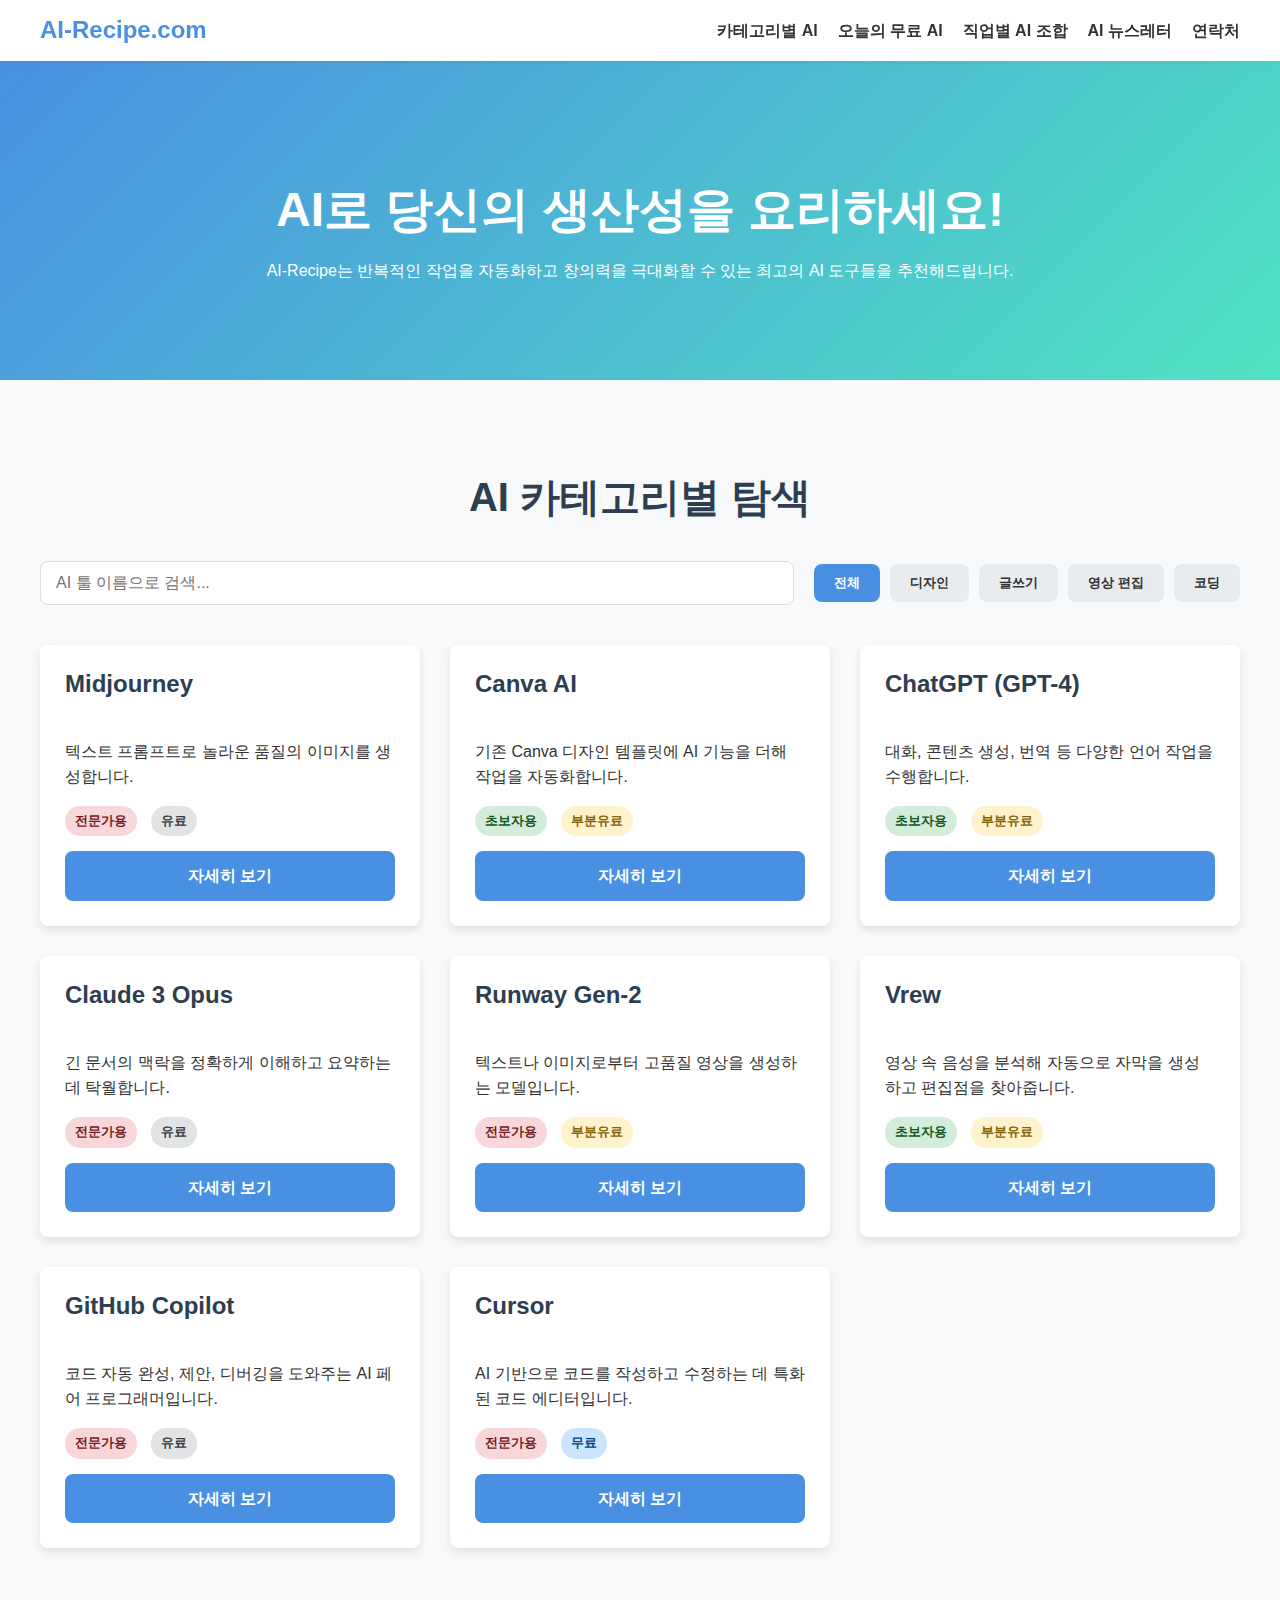
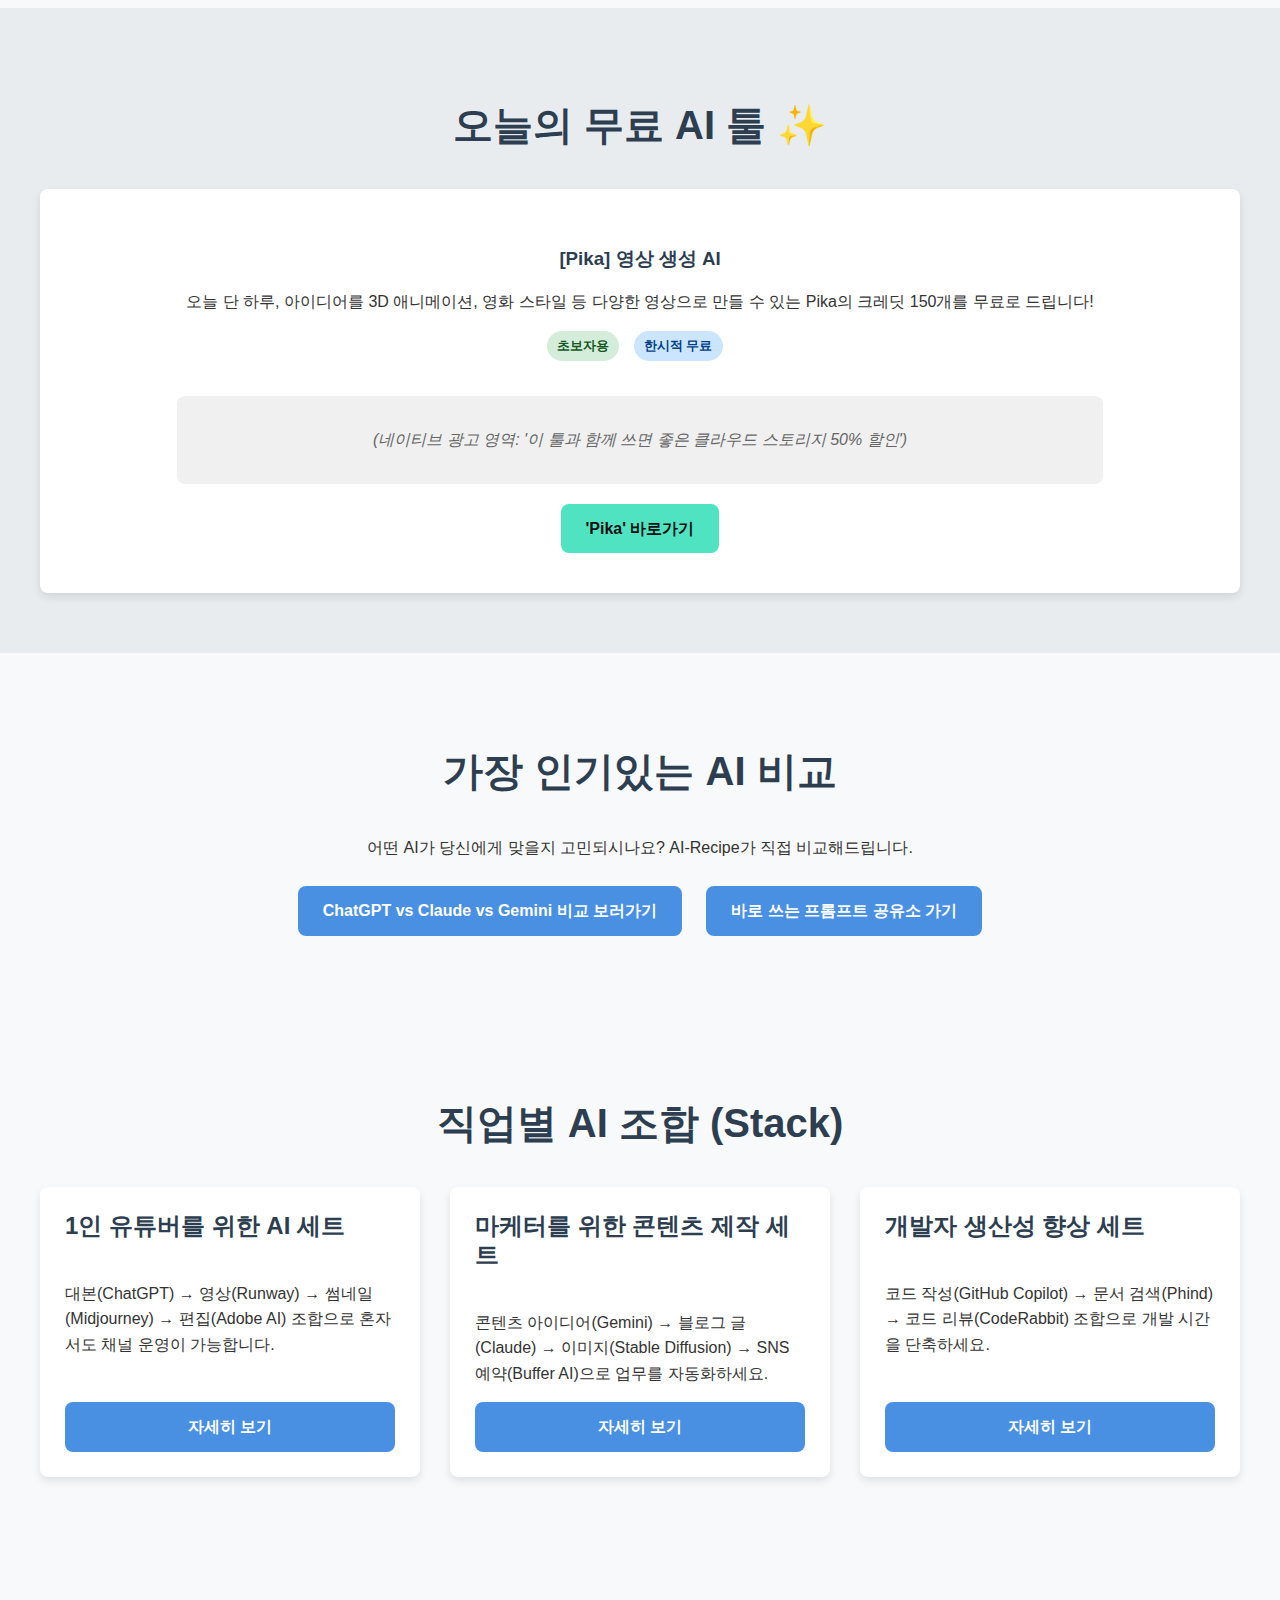
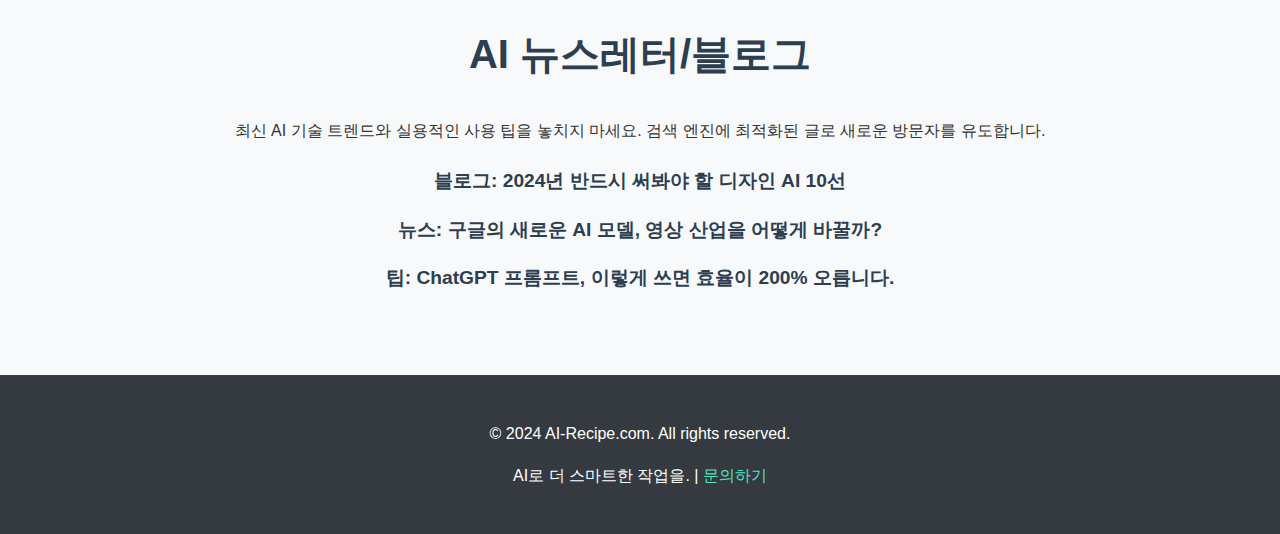
<file: index.html>
<!DOCTYPE html>
<html lang="ko">
<head>
    <meta charset="UTF-8">
    <meta name="viewport" content="width=device-width, initial-scale=1.0">
    <meta name="description" content="최신 AI 도구 추천 및 활용법을 제공합니다. 디자인, 글쓰기, 영상 편집, 코딩 등 분야별 최고의 AI 툴을 만나보세요.">
    <meta name="keywords" content="AI, 인공지능, AI 툴, AI 추천, ChatGPT, AI 활용, 업무 자동화, AI-Recipe">
    <title>AI-Recipe - 당신의 완벽한 AI 도구 조합</title>
    <link rel="stylesheet" href="style.css">
</head>
<body>

    <div id="exit-intent-popup">
        <div class="popup-content">
            <span class="close-btn">&times;</span>
            <h2>잠깐만요! 👋</h2>
            <p>나가시기 전에, <br><strong>당신만 모르는 최신 AI 툴 리스트</strong>를 받아보세요!</p>
            <form>
                <input type="email" placeholder="이메일 주소를 입력하세요" required>
                <button type="submit">무료로 구독하기</button>
            </form>
            <p class="small-text">구독을 통해 최신 AI 트렌드와 독점 할인 정보를 얻을 수 있습니다.</p>
        </div>
    </div>

    <header>
        <div class="container">
            <a href="index.html" class="logo"><h1>AI-Recipe.com</h1></a>
            <nav>
                <ul>
                    <li><a href="#ai-by-category">카테고리별 AI</a></li>
                    <li><a href="#todays-free-ai">오늘의 무료 AI</a></li>
                    <li><a href="#ai-stacks">직업별 AI 조합</a></li>
                    <li><a href="#ai-newsletter">AI 뉴스레터</a></li>
                    <li><a href="contact.html">연락처</a></li>
                </ul>
            </nav>
        </div>
    </header>

    <main>
        <section class="hero">
            <div class="container">
                <h2>AI로 당신의 생산성을 요리하세요!</h2>
                <p>AI-Recipe는 반복적인 작업을 자동화하고 창의력을 극대화할 수 있는 최고의 AI 도구들을 추천해드립니다.</p>
            </div>
        </section>

        <section id="ai-by-category" class="tools-section">
            <div class="container">
                <h2>AI 카테고리별 탐색</h2>
                <div id="search-filter-container">
                    <input type="search" id="search-input" placeholder="AI 툴 이름으로 검색...">
                    <div id="filter-buttons">
                        <button class="filter-btn active" data-category="all">전체</button>
                        <button class="filter-btn" data-category="디자인">디자인</button>
                        <button class="filter-btn" data-category="글쓰기">글쓰기</button>
                        <button class="filter-btn" data-category="영상 편집">영상 편집</button>
                        <button class="filter-btn" data-category="코딩">코딩</button>
                    </div>
                </div>
                <!-- AI Tools will be dynamically injected here -->
                <div id="ai-tools-grid" class="tools-grid"></div>
            </div>
        </section>

        <section id="todays-free-ai" class="highlight-section">
            <div class="container">
                <h2>오늘의 무료 AI 툴 ✨</h2>
                <!-- Today's Free AI Tool will be dynamically injected here -->
                <div id="todays-free-ai-container"></div>
            </div>
        </section>
        
        <section id="comparison-section">
            <div class="container">
                 <h2>가장 인기있는 AI 비교</h2>
                 <p>어떤 AI가 당신에게 맞을지 고민되시나요? AI-Recipe가 직접 비교해드립니다.</p>
                 <a href="compare.html" class="btn">ChatGPT vs Claude vs Gemini 비교 보러가기</a>
                 <a href="prompts.html" class="btn">바로 쓰는 프롬프트 공유소 가기</a>
            </div>
        </section>


        <section id="ai-stacks" class="tools-section">
            <div class="container">
                <h2>직업별 AI 조합 (Stack)</h2>
                <!-- AI Stacks will be dynamically injected here -->
                <div id="ai-stacks-grid" class="tools-grid"></div>
            </div>
        </section>

        <section id="ai-newsletter" class="newsletter-section">
            <div class="container">
                <h2>AI 뉴스레터/블로그</h2>
                <p>최신 AI 기술 트렌드와 실용적인 사용 팁을 놓치지 마세요. 검색 엔진에 최적화된 글로 새로운 방문자를 유도합니다.</p>
                <!-- Blog posts will be dynamically injected here -->
                <div id="blog-preview-container" class="blog-preview"></div>
            </div>
        </section>
    </main>

    <footer>
        <div class="container">
            <p>&copy; 2024 AI-Recipe.com. All rights reserved.</p>
            <p>AI로 더 스마트한 작업을. | <a href="contact.html">문의하기</a></p>
        </div>
    </footer>

    <script src="data.js"></script>
    <script src="script.js"></script>
</body>
</html>
</file>
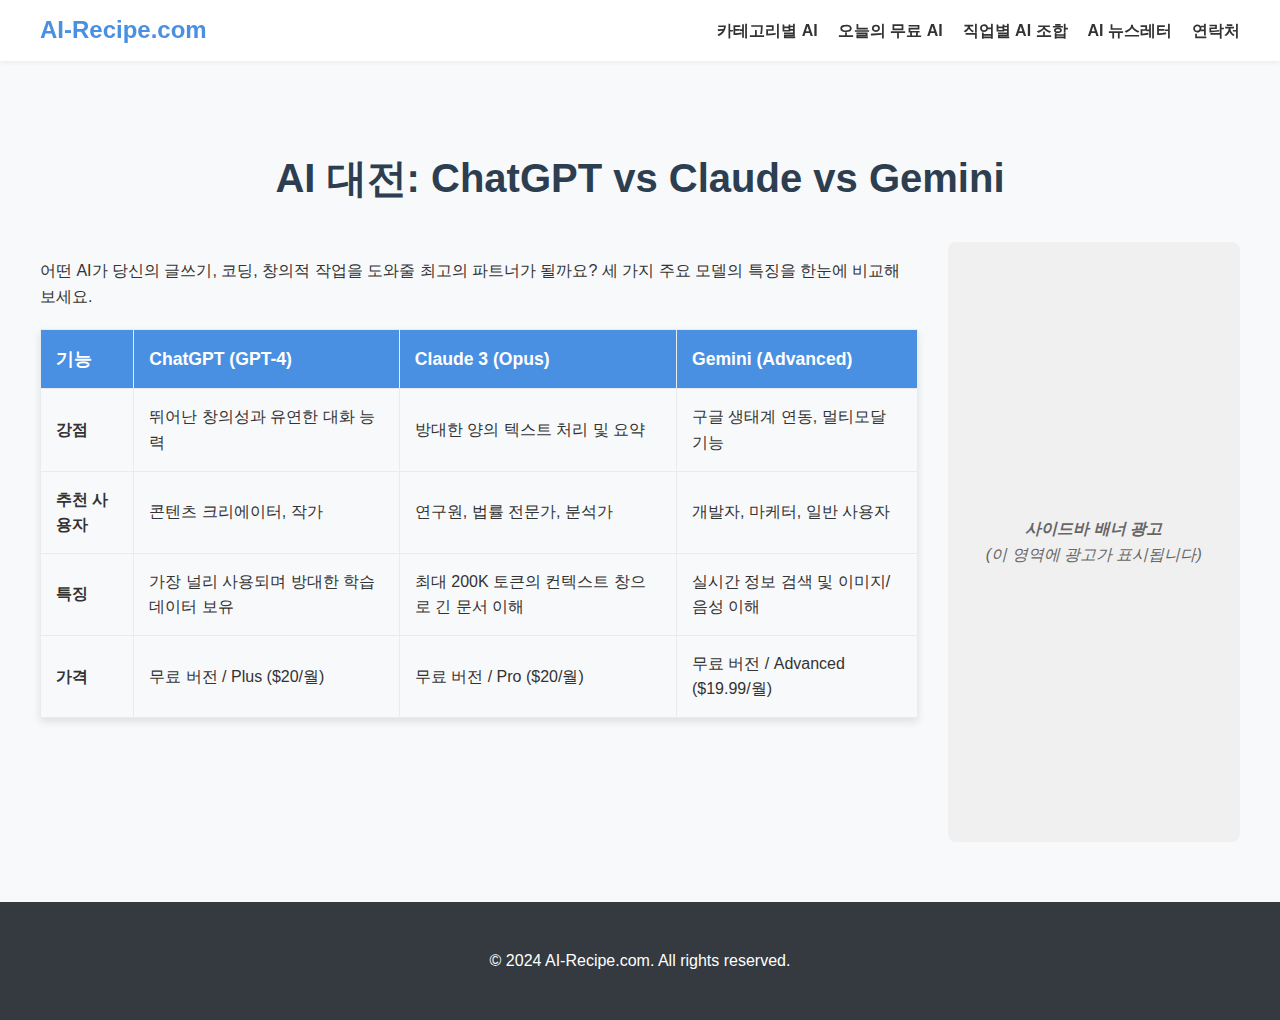
<file: compare.html>
<!DOCTYPE html>
<html lang="ko">
<head>
    <meta charset="UTF-8">
    <meta name="viewport" content="width=device-width, initial-scale=1.0">
    <title>AI 모델 비교 - AI-Recipe</title>
    <meta name="description" content="가장 인기 있는 언어 모델인 ChatGPT, Claude, Gemini를 직접 비교하여 당신에게 가장 적합한 AI를 찾아보세요.">
    <link rel="stylesheet" href="style.css">
    <style>
        .comparison-page {
            padding: 60px 0;
        }
        .main-content {
            flex: 3;
        }
        .sidebar {
            flex: 1;
            padding-left: 30px;
        }
        .sidebar .ad-placeholder {
            background: #f0f0f0;
            height: 600px;
            display: flex;
            align-items: center;
            justify-content: center;
            text-align: center;
            border-radius: var(--border-radius);
            font-style: italic;
            color: #666;
        }
        .comparison-container {
            display: flex;
            flex-direction: row;
        }
        table {
            width: 100%;
            border-collapse: collapse;
            margin-top: 20px;
            box-shadow: var(--box-shadow);
        }
        th, td {
            border: 1px solid var(--light-gray);
            padding: 15px;
            text-align: left;
        }
        th {
            background-color: var(--primary-color);
            color: white;
            font-size: 1.1rem;
        }
        tr:nth-child(even) {
            background-color: var(--background-color);
        }
        @media (max-width: 992px) {
            .comparison-container {
                flex-direction: column;
            }
            .sidebar {
                padding-left: 0;
                margin-top: 40px;
            }
            .sidebar .ad-placeholder {
                height: 250px;
            }
        }
    </style>
</head>
<body>
    <header>
        <div class="container">
            <a href="index.html" class="logo"><h1>AI-Recipe.com</h1></a>
            <nav>
                <ul>
                    <li><a href="index.html#ai-by-category">카테고리별 AI</a></li>
                    <li><a href="index.html#todays-free-ai">오늘의 무료 AI</a></li>
                    <li><a href="index.html#ai-stacks">직업별 AI 조합</a></li>
                    <li><a href="index.html#ai-newsletter">AI 뉴스레터</a></li>
                    <li><a href="contact.html">연락처</a></li>
                </ul>
            </nav>
        </div>
    </header>

    <main class="comparison-page">
        <div class="container">
            <h2>AI 대전: ChatGPT vs Claude vs Gemini</h2>
            <div class="comparison-container">
                <div class="main-content">
                    <p>어떤 AI가 당신의 글쓰기, 코딩, 창의적 작업을 도와줄 최고의 파트너가 될까요? 세 가지 주요 모델의 특징을 한눈에 비교해 보세요.</p>
                    <table>
                        <thead>
                            <tr>
                                <th>기능</th>
                                <th>ChatGPT (GPT-4)</th>
                                <th>Claude 3 (Opus)</th>
                                <th>Gemini (Advanced)</th>
                            </tr>
                        </thead>
                        <tbody>
                            <tr>
                                <td><strong>강점</strong></td>
                                <td>뛰어난 창의성과 유연한 대화 능력</td>
                                <td>방대한 양의 텍스트 처리 및 요약</td>
                                <td>구글 생태계 연동, 멀티모달 기능</td>
                            </tr>
                            <tr>
                                <td><strong>추천 사용자</strong></td>
                                <td>콘텐츠 크리에이터, 작가</td>
                                <td>연구원, 법률 전문가, 분석가</td>
                                <td>개발자, 마케터, 일반 사용자</td>
                            </tr>
                            <tr>
                                <td><strong>특징</strong></td>
                                <td>가장 널리 사용되며 방대한 학습 데이터 보유</td>
                                <td>최대 200K 토큰의 컨텍스트 창으로 긴 문서 이해</td>
                                <td>실시간 정보 검색 및 이미지/음성 이해</td>
                            </tr>
                             <tr>
                                <td><strong>가격</strong></td>
                                <td>무료 버전 / Plus ($20/월)</td>
                                <td>무료 버전 / Pro ($20/월)</td>
                                <td>무료 버전 / Advanced ($19.99/월)</td>
                            </tr>
                        </tbody>
                    </table>
                </div>
                <aside class="sidebar">
                    <div class="ad-placeholder">
                        <p><strong>사이드바 배너 광고</strong><br>(이 영역에 광고가 표시됩니다)</p>
                    </div>
                </aside>
            </div>
        </div>
    </main>

    <footer>
        <div class="container">
            <p>&copy; 2024 AI-Recipe.com. All rights reserved.</p>
        </div>
    </footer>
</body>
</html>
</file>
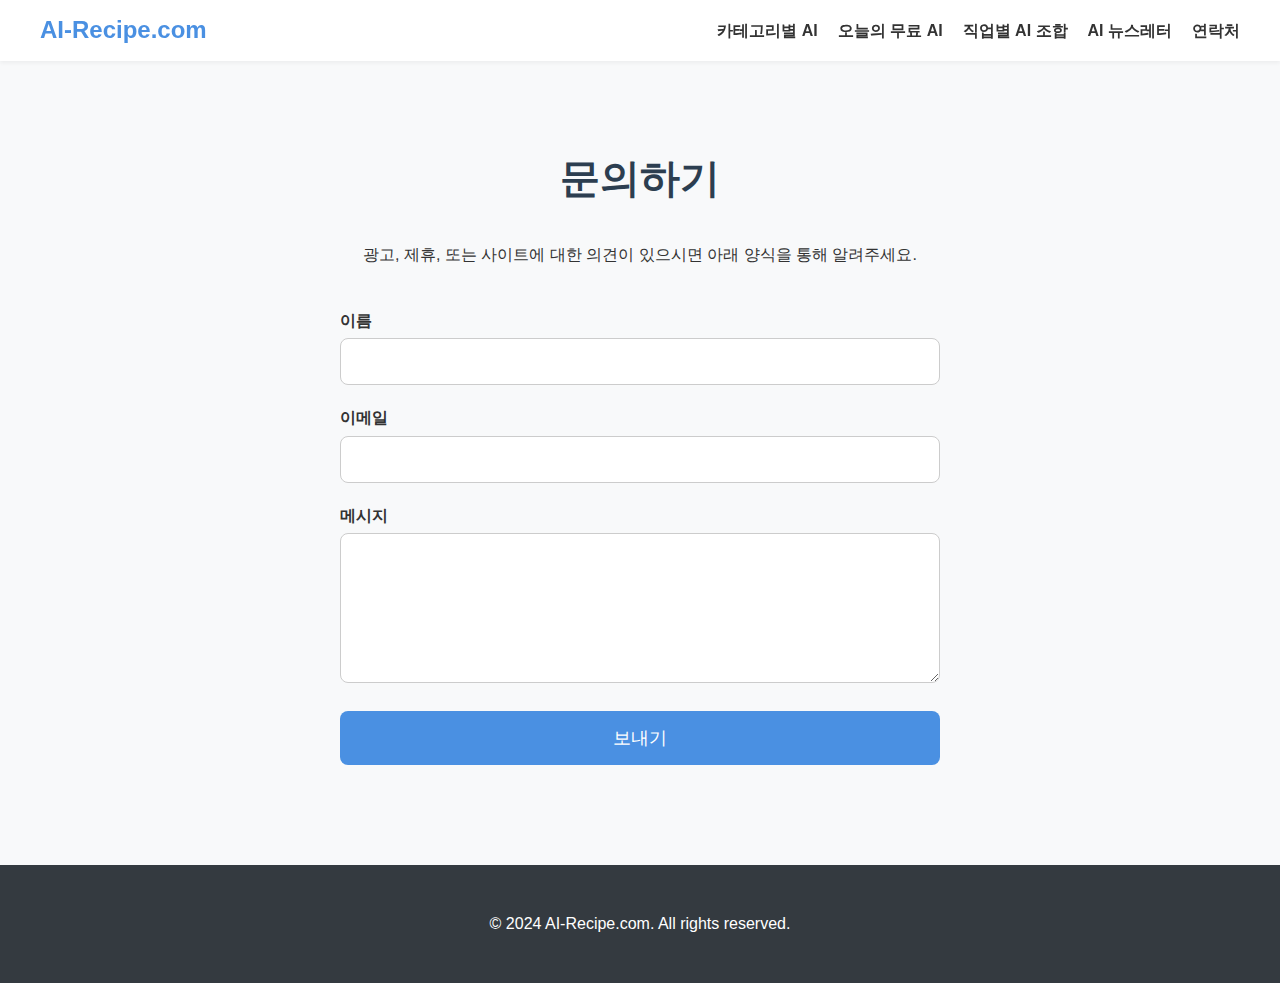
<file: contact.html>
<!DOCTYPE html>
<html lang="ko">
<head>
    <meta charset="UTF-8">
    <meta name="viewport" content="width=device-width, initial-scale=1.0">
    <title>연락처 - AI-Recipe</title>
    <meta name="description" content="AI-Recipe에 문의사항이나 제휴 제안이 있으시면 연락주세요.">
    <link rel="stylesheet" href="style.css">
    <style>
        .contact-page {
            padding: 60px 0;
            text-align: center;
        }
        .contact-form {
            max-width: 600px;
            margin: 40px auto;
            text-align: left;
        }
        .form-group {
            margin-bottom: 20px;
        }
        .form-group label {
            display: block;
            margin-bottom: 5px;
            font-weight: 600;
        }
        .form-group input,
        .form-group textarea {
            width: 100%;
            padding: 15px;
            border: 1px solid #ccc;
            border-radius: var(--border-radius);
            box-sizing: border-box;
        }
        .form-group textarea {
            min-height: 150px;
        }
        .submit-btn {
            width: 100%;
            padding: 15px;
            border: none;
            border-radius: var(--border-radius);
            background: var(--primary-color);
            color: white;
            font-size: 1.1rem;
            cursor: pointer;
            transition: background-color 0.3s ease;
        }
        .submit-btn:hover {
            background-color: #357ABD;
        }
    </style>
</head>
<body>
    <header>
        <div class="container">
            <a href="index.html" class="logo"><h1>AI-Recipe.com</h1></a>
            <nav>
                <ul>
                    <li><a href="index.html#ai-by-category">카테고리별 AI</a></li>
                    <li><a href="index.html#todays-free-ai">오늘의 무료 AI</a></li>
                    <li><a href="index.html#ai-stacks">직업별 AI 조합</a></li>
                    <li><a href="index.html#ai-newsletter">AI 뉴스레터</a></li>
                    <li><a href="contact.html">연락처</a></li>
                </ul>
            </nav>
        </div>
    </header>

    <main class="contact-page">
        <div class="container">
            <h2>문의하기</h2>
            <p>광고, 제휴, 또는 사이트에 대한 의견이 있으시면 아래 양식을 통해 알려주세요.</p>
            
            <form class="contact-form" action="#" method="POST">
                <div class="form-group">
                    <label for="name">이름</label>
                    <input type="text" id="name" name="name" required>
                </div>
                <div class="form-group">
                    <label for="email">이메일</label>
                    <input type="email" id="email" name="email" required>
                </div>
                <div class="form-group">
                    <label for="message">메시지</label>
                    <textarea id="message" name="message" required></textarea>
                </div>
                <button type="submit" class="submit-btn">보내기</button>
            </form>
        </div>
    </main>

    <footer>
        <div class="container">
            <p>&copy; 2024 AI-Recipe.com. All rights reserved.</p>
        </div>
    </footer>
</body>
</html>
</file>
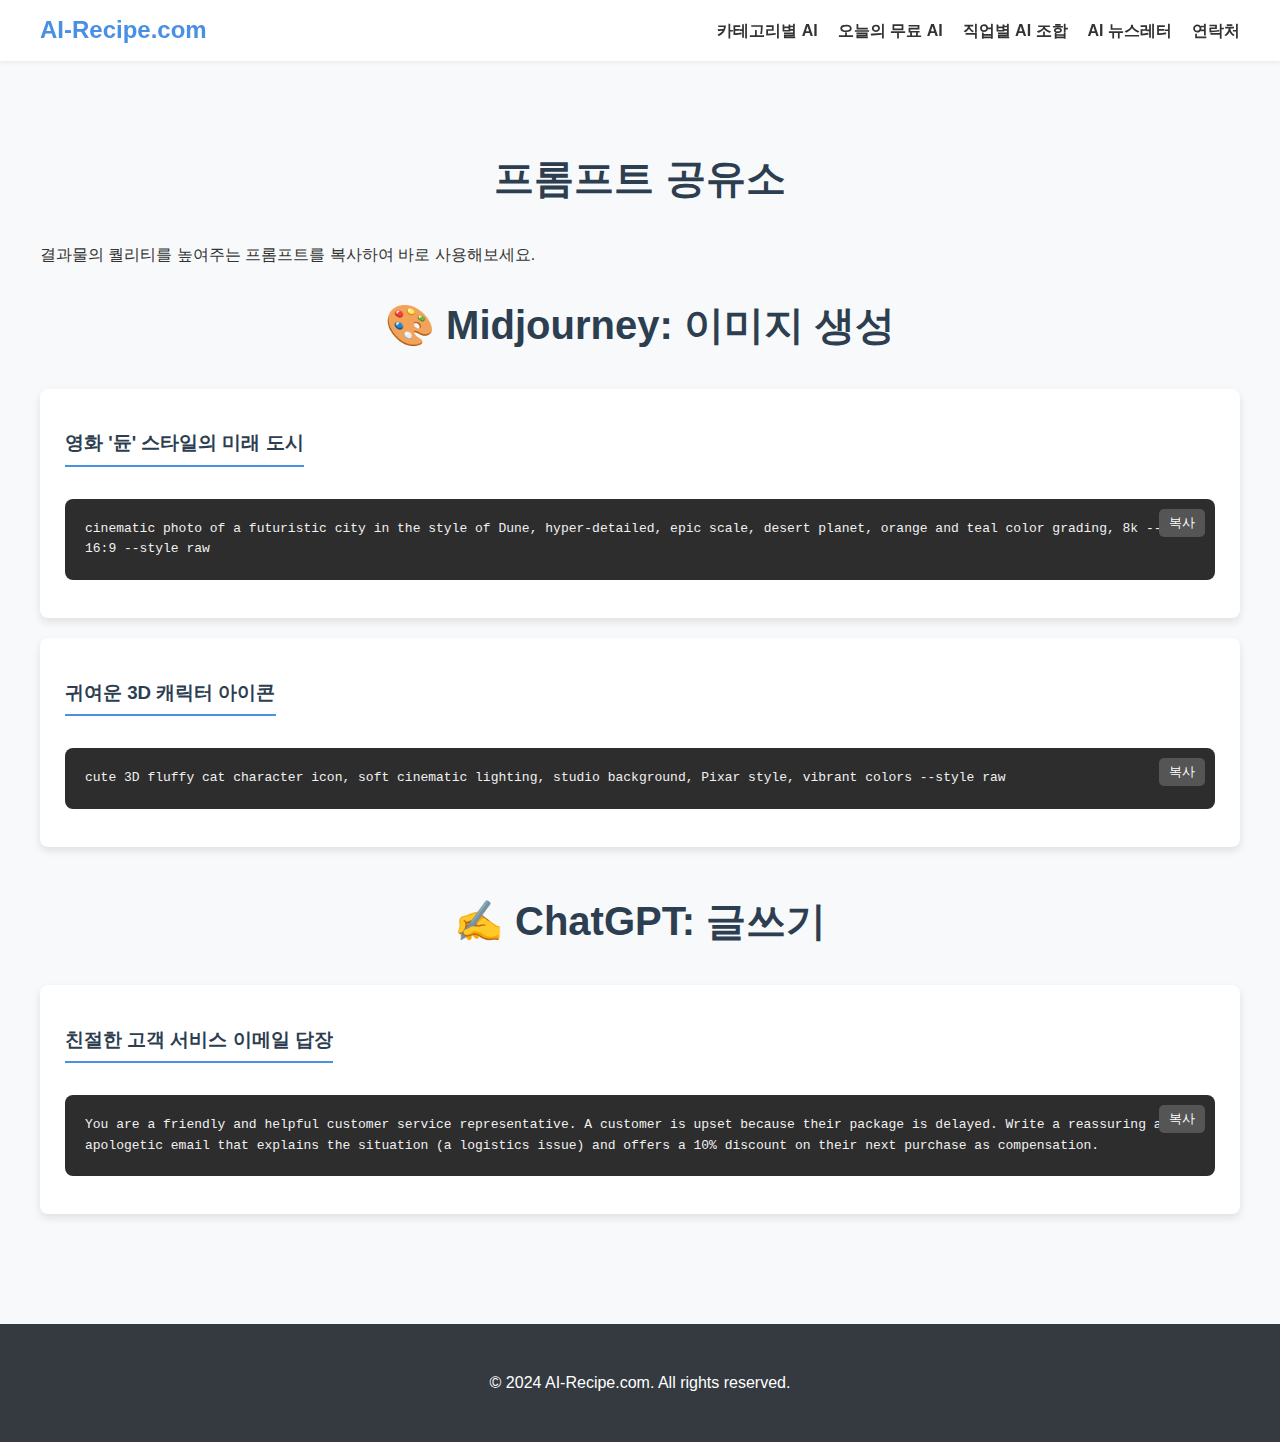
<file: prompts.html>
<!DOCTYPE html>
<html lang="ko">
<head>
    <meta charset="UTF-8">
    <meta name="viewport" content="width=device-width, initial-scale=1.0">
    <title>프롬프트 공유소 - AI-Recipe</title>
    <meta name="description" content="Midjourney, ChatGPT 등 다양한 AI 툴에서 바로 사용할 수 있는 고품질 프롬프트를 복사하여 사용해 보세요.">
    <link rel="stylesheet" href="style.css">
    <style>
        .prompt-page {
            padding: 60px 0;
        }
        .prompt-section {
            margin-bottom: 50px;
        }
        .prompt-card {
            background: var(--card-bg);
            border-radius: var(--border-radius);
            box-shadow: var(--box-shadow);
            padding: 25px;
            margin-top: 20px;
        }
        .prompt-card h3 {
            border-bottom: 2px solid var(--primary-color);
            padding-bottom: 10px;
            display: inline-block;
        }
        pre {
            background-color: #2d2d2d;
            color: #f1f1f1;
            padding: 20px;
            border-radius: var(--border-radius);
            white-space: pre-wrap;
            word-wrap: break-word;
            position: relative;
        }
        .copy-btn {
            position: absolute;
            top: 10px;
            right: 10px;
            background: #555;
            color: white;
            border: none;
            padding: 5px 10px;
            border-radius: 5px;
            cursor: pointer;
        }
         .copy-btn:hover {
            background: #777;
        }
    </style>
</head>
<body>
    <header>
        <div class="container">
            <a href="index.html" class="logo"><h1>AI-Recipe.com</h1></a>
            <nav>
                <ul>
                    <li><a href="index.html#ai-by-category">카테고리별 AI</a></li>
                    <li><a href="index.html#todays-free-ai">오늘의 무료 AI</a></li>
                    <li><a href="index.html#ai-stacks">직업별 AI 조합</a></li>
                    <li><a href="index.html#ai-newsletter">AI 뉴스레터</a></li>
                    <li><a href="contact.html">연락처</a></li>
                </ul>
            </nav>
        </div>
    </header>

    <main class="prompt-page">
        <div class="container">
            <h2>프롬프트 공유소</h2>
            <p>결과물의 퀄리티를 높여주는 프롬프트를 복사하여 바로 사용해보세요.</p>

            <section class="prompt-section">
                <h2>🎨 Midjourney: 이미지 생성</h2>
                <div class="prompt-card">
                    <h3>영화 '듄' 스타일의 미래 도시</h3>
                    <pre><code>cinematic photo of a futuristic city in the style of Dune, hyper-detailed, epic scale, desert planet, orange and teal color grading, 8k --ar 16:9 --style raw</code><button class="copy-btn">복사</button></pre>
                </div>
                <div class="prompt-card">
                    <h3>귀여운 3D 캐릭터 아이콘</h3>
                    <pre><code>cute 3D fluffy cat character icon, soft cinematic lighting, studio background, Pixar style, vibrant colors --style raw</code><button class="copy-btn">복사</button></pre>
                </div>
            </section>

            <section class="prompt-section">
                <h2>✍️ ChatGPT: 글쓰기</h2>
                <div class="prompt-card">
                    <h3>친절한 고객 서비스 이메일 답장</h3>
                    <pre><code>You are a friendly and helpful customer service representative. A customer is upset because their package is delayed. Write a reassuring and apologetic email that explains the situation (a logistics issue) and offers a 10% discount on their next purchase as compensation.</code><button class="copy-btn">복사</button></pre>
                </div>
            </section>
        </div>
    </main>

    <footer>
        <div class="container">
            <p>&copy; 2024 AI-Recipe.com. All rights reserved.</p>
        </div>
    </footer>
    <script>
        document.querySelectorAll('.copy-btn').forEach(button => {
            button.addEventListener('click', () => {
                const pre = button.parentElement;
                const code = pre.querySelector('code');
                navigator.clipboard.writeText(code.innerText).then(() => {
                    button.innerText = '복사됨!';
                    setTimeout(() => {
                        button.innerText = '복사';
                    }, 2000);
                }).catch(err => {
                    console.error('Failed to copy: ', err);
                });
            });
        });
    </script>
</body>
</html>
</file>
<file: style.css>
/* General Styling */
:root {
    --primary-color: #4A90E2;
    --secondary-color: #50E3C2;
    --background-color: #f8f9fa;
    --text-color: #333;
    --card-bg: #ffffff;
    --footer-bg: #343a40;
    --light-gray: #e9ecef;
    --border-radius: 8px;
    --box-shadow: 0 4px 8px rgba(0,0,0,0.1);
}

body {
    font-family: -apple-system, BlinkMacSystemFont, 'Segoe UI', Roboto, 'Helvetica Neue', Arial, sans-serif;
    line-height: 1.6;
    margin: 0;
    background-color: var(--background-color);
    color: var(--text-color);
}

.container {
    max-width: 1200px;
    margin: 0 auto;
    padding: 0 20px;
}

h1, h2, h3, h4 {
    color: #2c3e50;
    line-height: 1.2;
}

h2 {
    text-align: center;
    margin-bottom: 40px;
    font-size: 2.5rem;
}

a {
    color: var(--primary-color);
    text-decoration: none;
}

/* Header */
header {
    background: var(--card-bg);
    box-shadow: 0 2px 4px rgba(0,0,0,0.05);
    padding: 1rem 0;
    position: sticky;
    top: 0;
    z-index: 1000;
}

header .container {
    display: flex;
    justify-content: space-between;
    align-items: center;
}

header .logo h1 {
    margin: 0;
    font-size: 1.5rem;
    color: var(--primary-color);
}

header nav ul {
    list-style: none;
    margin: 0;
    padding: 0;
    display: flex;
    gap: 20px;
}

header nav a {
    font-weight: 600;
    color: var(--text-color);
    transition: color 0.3s ease;
}

header nav a:hover {
    color: var(--primary-color);
}

/* Hero Section */
.hero {
    background: linear-gradient(135deg, var(--primary-color), var(--secondary-color));
    color: white;
    text-align: center;
    padding: 80px 20px;
}

.hero h2 {
    font-size: 3rem;
    margin-bottom: 20px;
    color: white;
}

/* Tools Section & Grid */
.tools-section {
    padding: 60px 20px;
}

.tools-grid {
    display: grid;
    grid-template-columns: repeat(auto-fit, minmax(280px, 1fr));
    gap: 30px;
}

/* Search and Filter Styles */
#search-filter-container {
    margin-bottom: 40px;
    display: flex;
    flex-wrap: wrap;
    gap: 20px;
    justify-content: center;
    align-items: center;
}

#search-input {
    flex: 1;
    min-width: 250px;
    padding: 12px 15px;
    border: 1px solid #ddd;
    border-radius: var(--border-radius);
    font-size: 1rem;
}

#filter-buttons {
    display: flex;
    gap: 10px;
    flex-wrap: wrap;
}

.filter-btn {
    padding: 10px 20px;
    border: none;
    background-color: var(--light-gray);
    color: var(--text-color);
    border-radius: var(--border-radius);
    cursor: pointer;
    font-weight: 600;
    transition: background-color 0.3s ease;
}

.filter-btn:hover {
    background-color: #d3d3d3;
}

.filter-btn.active {
    background-color: var(--primary-color);
    color: white;
}

.no-results {
    grid-column: 1 / -1;
    text-align: center;
    font-size: 1.2rem;
    color: #666;
    padding: 40px 0;
}

.tool-card {
    background: var(--card-bg);
    border-radius: var(--border-radius);
    box-shadow: var(--box-shadow);
    padding: 25px;
    transition: transform 0.3s ease, box-shadow 0.3s ease;
    display: flex;
    flex-direction: column;
}

.tool-card:hover {
    transform: translateY(-5px);
    box-shadow: 0 8px 16px rgba(0,0,0,0.15);
}

.tool-card h3 {
    font-size: 1.5rem;
    margin-top: 0;
}

.tool-card p {
    flex-grow: 1;
}

.tag {
    display: inline-block;
    padding: 5px 10px;
    border-radius: 15px;
    font-size: 0.8rem;
    font-weight: 600;
    margin-right: 10px;
    margin-bottom: 15px;
}

.tag.beginner { background-color: #d4edda; color: #155724; }
.tag.expert { background-color: #f8d7da; color: #721c24; }
.tag.freemium { background-color: #fff3cd; color: #856404; }
.tag.free { background-color: #cce5ff; color: #004085; }
.tag.paid { background-color: #e2e3e5; color: #383d41; }

/* Buttons */
.btn {
    display: inline-block;
    background-color: var(--primary-color);
    color: white;
    padding: 12px 25px;
    border-radius: var(--border-radius);
    text-align: center;
    font-weight: 600;
    transition: background-color 0.3s ease;
    margin-top: auto;
}

.btn:hover {
    background-color: #357ABD;
}

.btn.primary-btn {
    background-color: var(--secondary-color);
    color: #111;
}
.btn.primary-btn:hover {
    background-color: #45c9b0;
}


/* Highlight Section */
.highlight-section {
    background-color: var(--light-gray);
    padding: 60px 20px;
}

.highlight-card {
    background: var(--card-bg);
    border-radius: var(--border-radius);
    box-shadow: var(--box-shadow);
    padding: 40px;
    text-align: center;
}

.native-ad-placeholder {
    background: #f0f0f0;
    padding: 15px;
    margin: 20px auto;
    border-radius: var(--border-radius);
    max-width: 80%;
    font-style: italic;
    color: #666;
}

/* Comparison Section */
#comparison-section {
    text-align: center;
    padding: 60px 20px;
}

#comparison-section .btn {
    margin: 10px;
}


/* Newsletter & Blog Section */
.newsletter-section {
    padding: 60px 20px;
    text-align: center;
}

.blog-preview a {
    display: block;
    margin: 10px 0;
    font-size: 1.2rem;
    font-weight: 600;
}

/* Footer */
footer {
    background: var(--footer-bg);
    color: white;
    text-align: center;
    padding: 30px 20px;
}

footer a {
    color: var(--secondary-color);
}

/* Exit Intent Popup */
#exit-intent-popup {
    position: fixed;
    top: 0;
    left: 0;
    width: 100%;
    height: 100%;
    background: rgba(0,0,0,0.5);
    z-index: 2000;
    display: none; /* Initially hidden */
    align-items: center;
    justify-content: center;
}

#exit-intent-popup .popup-content {
    background: white;
    padding: 40px;
    border-radius: var(--border-radius);
    text-align: center;
    position: relative;
    max-width: 400px;
    width: 90%;
    animation: fadeIn 0.5s ease;
}

@keyframes fadeIn {
    from { opacity: 0; transform: scale(0.9); }
    to { opacity: 1; transform: scale(1); }
}

.popup-content .close-btn {
    position: absolute;
    top: 15px;
    right: 15px;
    font-size: 24px;
    cursor: pointer;
    color: #999;
}

.popup-content h2 {
    margin-bottom: 10px;
}

.popup-content form {
    margin-top: 20px;
}

.popup-content input[type="email"] {
    width: 100%;
    padding: 12px;
    border: 1px solid #ccc;
    border-radius: var(--border-radius);
    margin-bottom: 10px;
    box-sizing: border-box;
}

.popup-content button {
    width: 100%;
    padding: 12px;
    border: none;
    background-color: var(--primary-color);
    color: white;
    border-radius: var(--border-radius);
    font-size: 1rem;
    cursor: pointer;
}

.popup-content .small-text {
    font-size: 0.8rem;
    color: #666;
    margin-top: 15px;
}


/* Mobile Optimization */
@media (max-width: 768px) {
    h2 {
        font-size: 2rem;
    }
    header .container {
        flex-direction: column;
        gap: 15px;
    }
    header nav ul {
        flex-wrap: wrap;
        justify-content: center;
        gap: 15px;
    }
    .hero {
        padding: 60px 20px;
    }
    .hero h2 {
        font-size: 2.2rem;
    }
}
</file>
